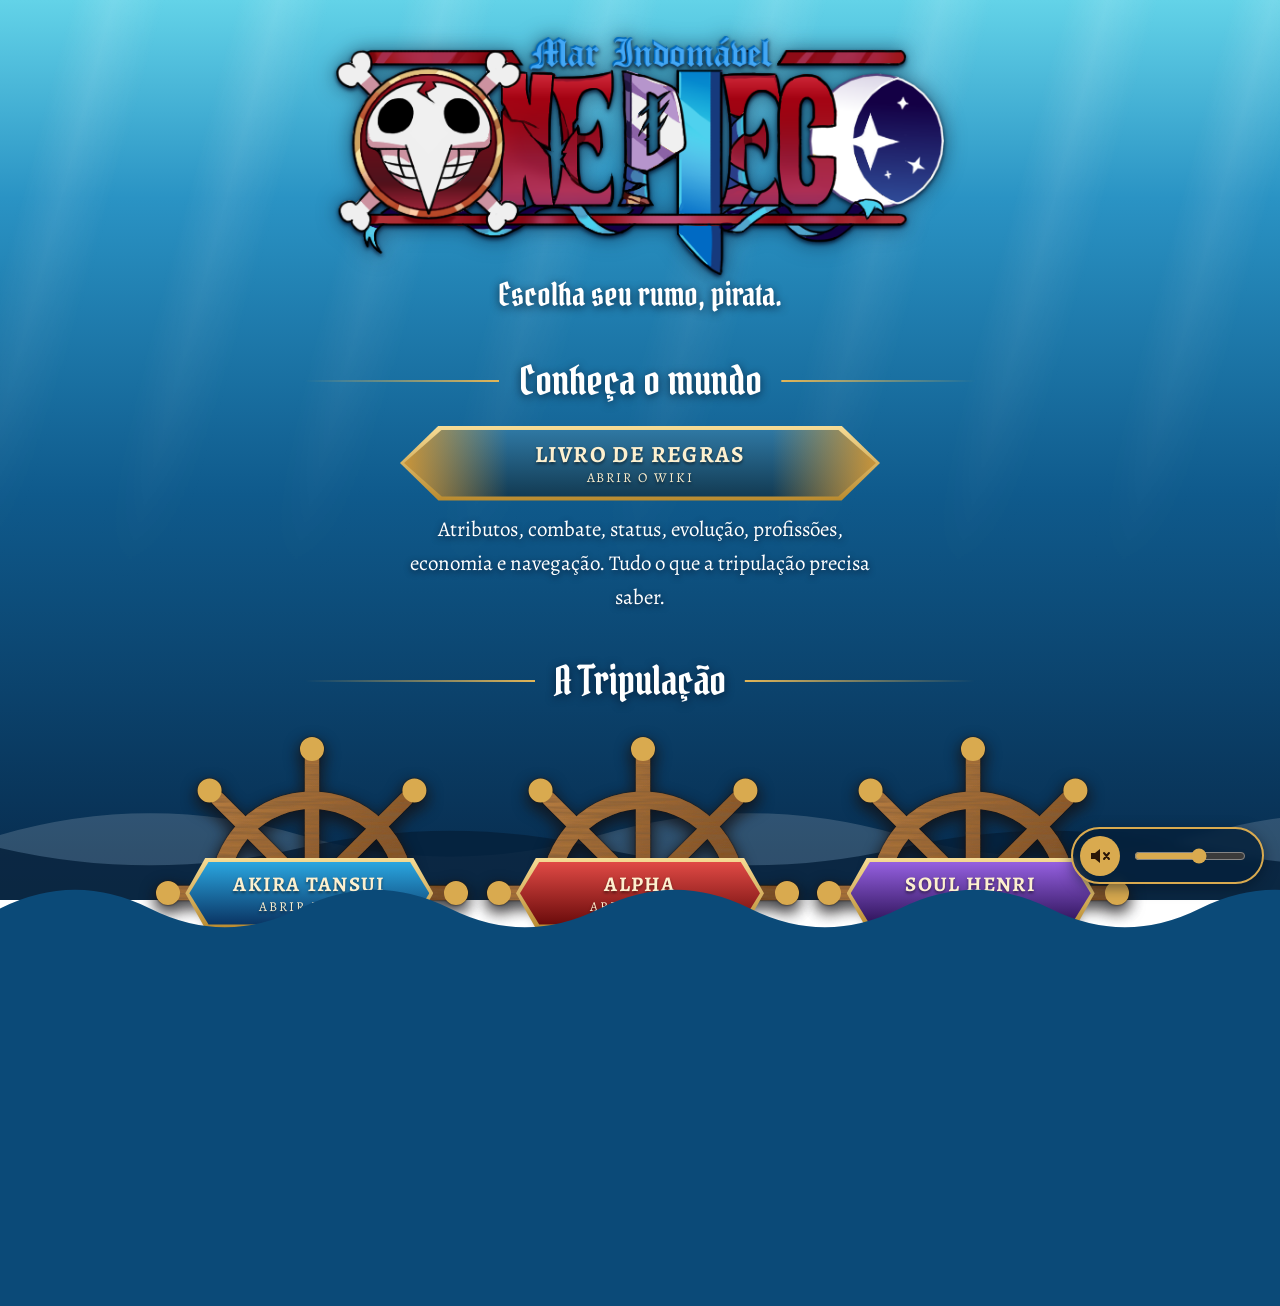
<file: index.html>
<!DOCTYPE html>
<html lang="pt-BR">
<head>
<meta charset="UTF-8">
<meta name="viewport" content="width=device-width, initial-scale=1">
<title>Mar Indomável RPG – Lobby</title>
<link rel="icon" type="image/png" href="SimboloRpg2.png">
<link rel="preconnect" href="https://fonts.googleapis.com">
<link href="https://fonts.googleapis.com/css2?family=Alegreya:wght@400;700&family=Pirata+One&display=swap" rel="stylesheet">
<link rel="stylesheet" href="lobby.css">
</head>
<body>
<svg width="0" height="0" style="position:absolute" aria-hidden="true"><defs>
<linearGradient id="madeira" gradientUnits="userSpaceOnUse" x1="-90" y1="-90" x2="90" y2="90"><stop offset="0" stop-color="#c58a4a"/><stop offset=".5" stop-color="#8e5a2b"/><stop offset="1" stop-color="#5a3416"/></linearGradient>
<filter id="veios" filterUnits="userSpaceOnUse" x="-100" y="-100" width="200" height="200"><feTurbulence type="fractalNoise" baseFrequency=".03 .5" numOctaves="3" seed="7" result="n"/><feColorMatrix in="n" type="matrix" values="0 0 0 0 .22 0 0 0 0 .11 0 0 0 0 .04 0 0 0 -1.4 .95" result="v"/><feComposite in="v" in2="SourceAlpha" operator="in" result="g"/><feMerge><feMergeNode in="SourceGraphic"/><feMergeNode in="g"/></feMerge></filter>
</defs><symbol id="leme" viewBox="-100 -100 200 200"><g filter="url(#veios)" fill="none" stroke="url(#madeira)" stroke-linecap="round"><circle r="58" stroke-width="11"/><path stroke-width="9" d="M0-84V84M-84 0H84M-59-59L59 59M-59 59L59-59"/><circle r="18" fill="url(#madeira)" stroke="none"/></g><path fill="none" stroke="#d9aa4f" stroke-width="15" stroke-linecap="round" d="M0-90v.01M0 90v.01M-90 0h.01M90 0h.01M-64-64v.01M64-64v.01M-64 64v.01M64 64v.01"/><circle r="12" fill="none" stroke="#d9aa4f" stroke-width="3"/><circle r="5" fill="#d9aa4f"/></symbol></svg>
<div class="raios" aria-hidden="true"></div>
<div class="ondas" aria-hidden="true"><i></i><i></i></div>
<div class="mar" aria-hidden="true"></div>
<div class="som-ctrl" role="group" aria-label="Som ambiente">
  <button id="som-btn" type="button" aria-pressed="false" aria-label="Ligar som ambiente" title="Som ambiente: mar e gaivotas">
    <svg viewBox="0 0 24 24" aria-hidden="true"><path d="M3 9v6h4l5 4V5L7 9H3z" fill="currentColor"/><path class="i-on" d="M15.5 8.5a5 5 0 0 1 0 7M18 6a8.5 8.5 0 0 1 0 12" fill="none" stroke="currentColor" stroke-width="2" stroke-linecap="round"/><path class="i-off" d="M16 9l5 6M21 9l-5 6" fill="none" stroke="currentColor" stroke-width="2" stroke-linecap="round"/></svg>
  </button>
  <input id="som-vol" type="range" min="0" max="100" value="60" aria-label="Volume">
</div>
<main>
  <header>
    <img class="logo" src="logo.png" alt="Logo One Piece – Mar Indomável">
    <p class="lema">Escolha seu rumo, pirata.</p>
  </header>

  <section aria-labelledby="t-mundo">
    <h2 id="t-mundo">Conheça o mundo</h2>
    <a class="wiki-box wiki" href="wiki.html" data-som>
      <span class="banner"><b>Livro de Regras<small>Abrir o wiki</small></b></span>
      <p>Atributos, combate, status, evolução, profissões, economia e navegação. Tudo o que a tripulação precisa saber.</p>
    </a>
  </section>

  <section aria-labelledby="t-tripulacao">
    <h2 id="t-tripulacao">A Tripulação</h2>
    <div class="grade">
      <a class="leme akira" href="akira.html" data-som>
        <svg class="roda" aria-hidden="true"><use href="#leme"/></svg>
        <span class="banner"><b>Akira Tansui<small>Abrir ficha</small></b></span>
      </a>
      <a class="leme alpha" href="alpha.html" data-som>
        <svg class="roda" aria-hidden="true"><use href="#leme"/></svg>
        <span class="banner"><b>Alpha<small>Abrir ficha</small></b></span>
      </a>
      <a class="leme soul" href="soul-henri.html" data-som>
        <svg class="roda" aria-hidden="true"><use href="#leme"/></svg>
        <span class="banner"><b>Soul Henri<small>Abrir ficha</small></b></span>
      </a>
    </div>
  </section>
  <footer>Mar Indomável RPG<small>By Guhst</small></footer>
</main>
<script src="lobby.js"></script>
</body>
</html>
</file>
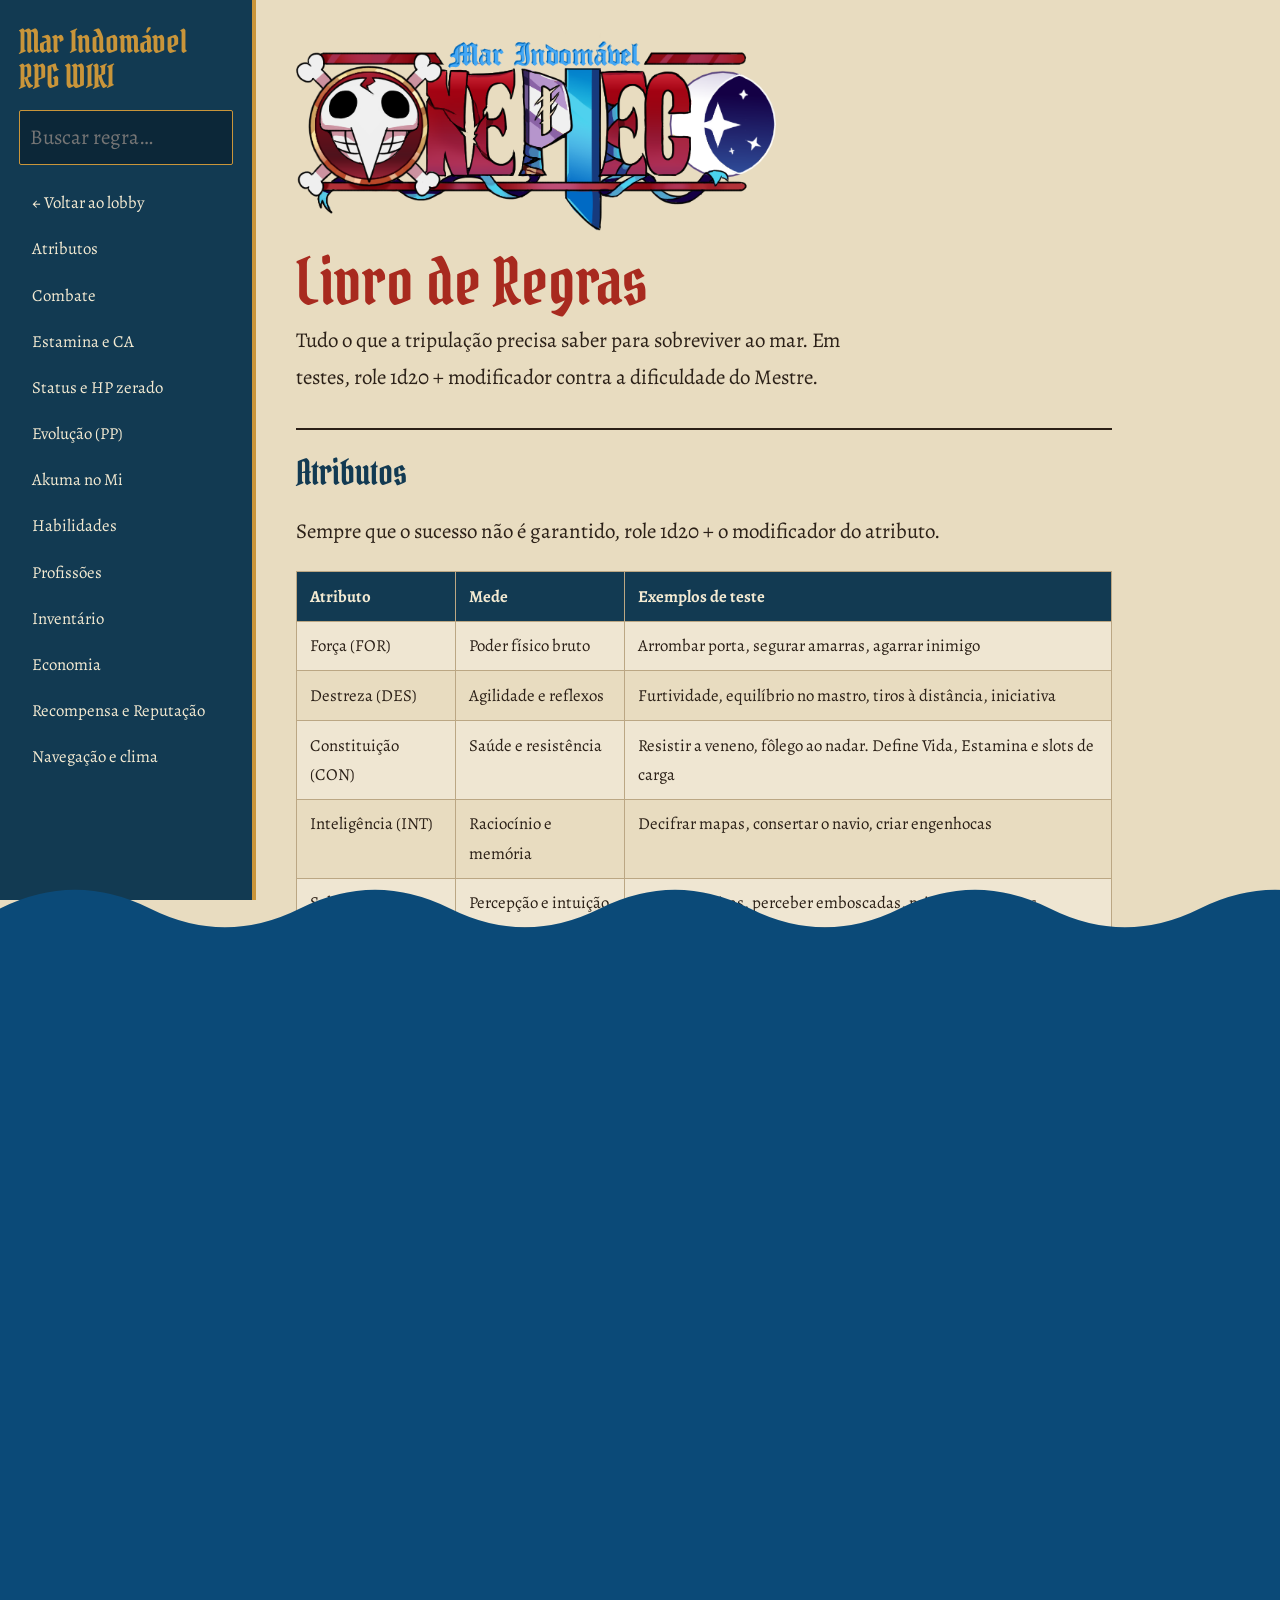
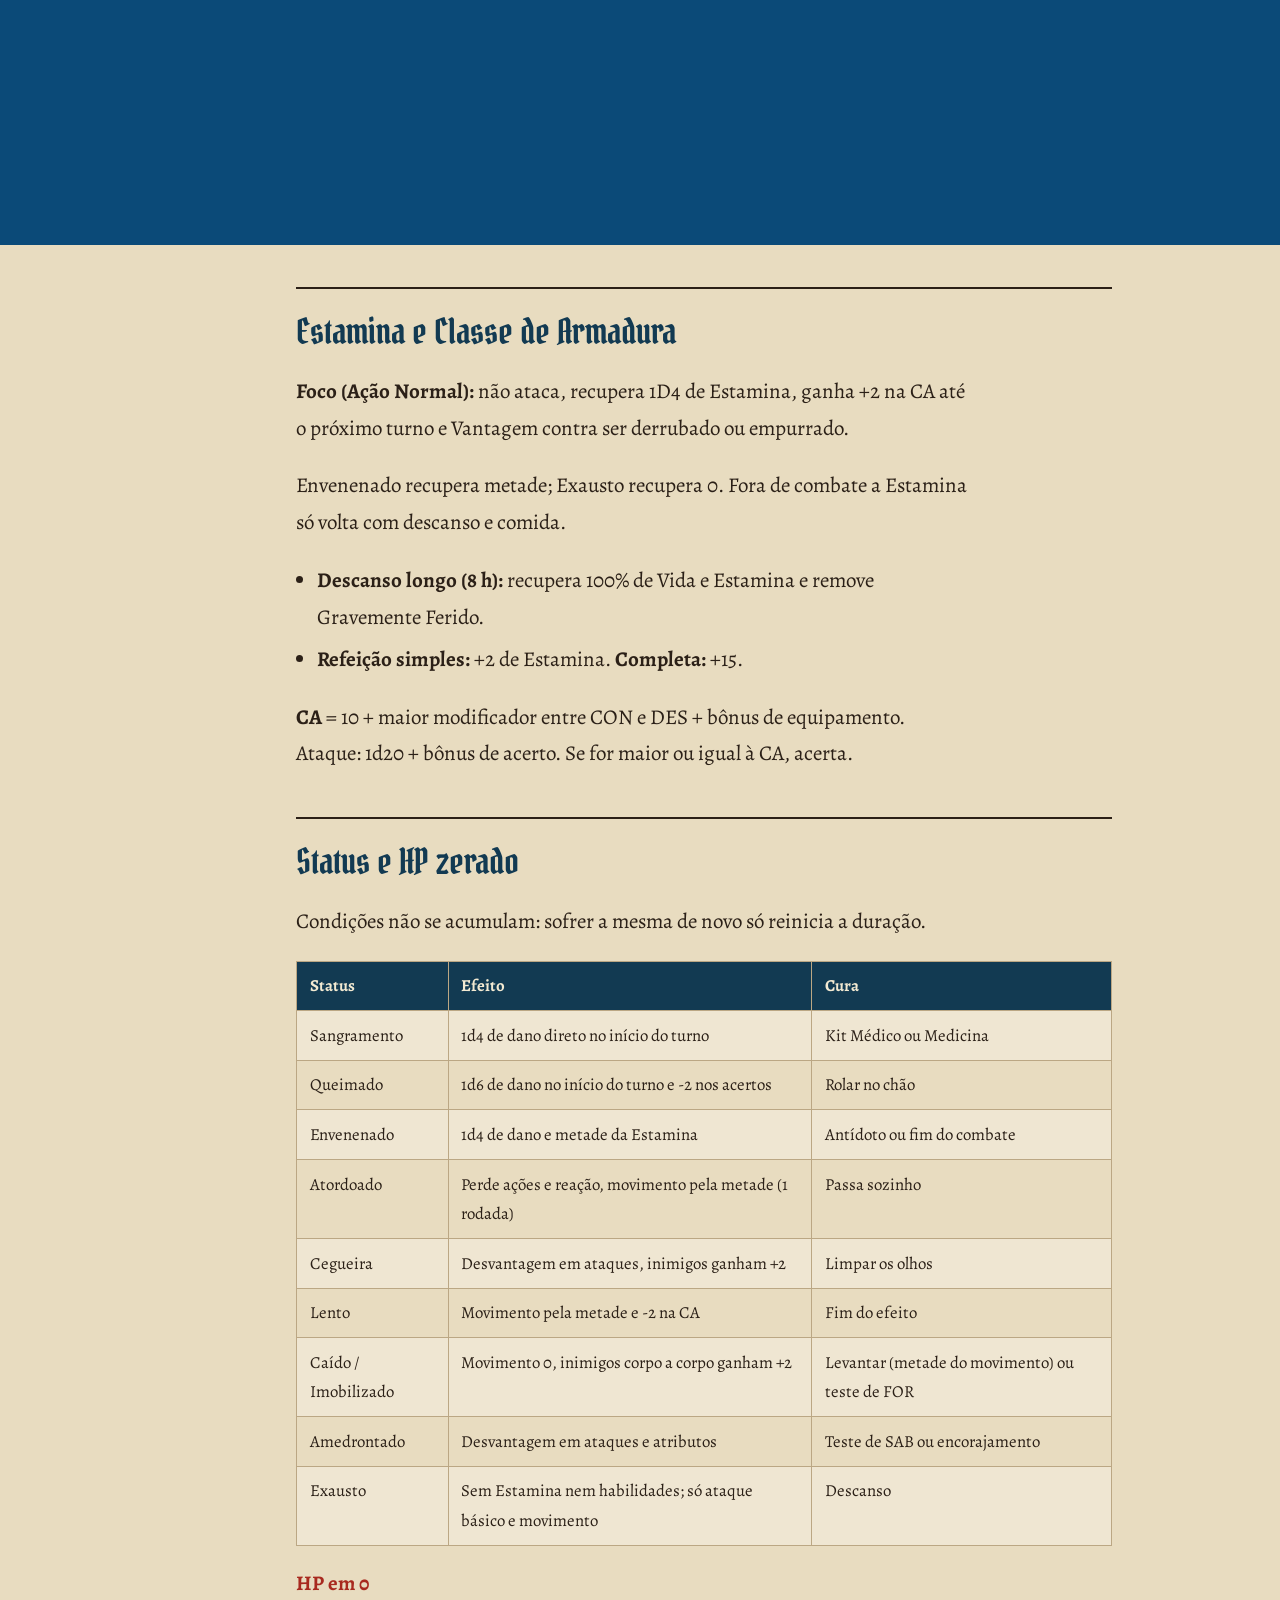
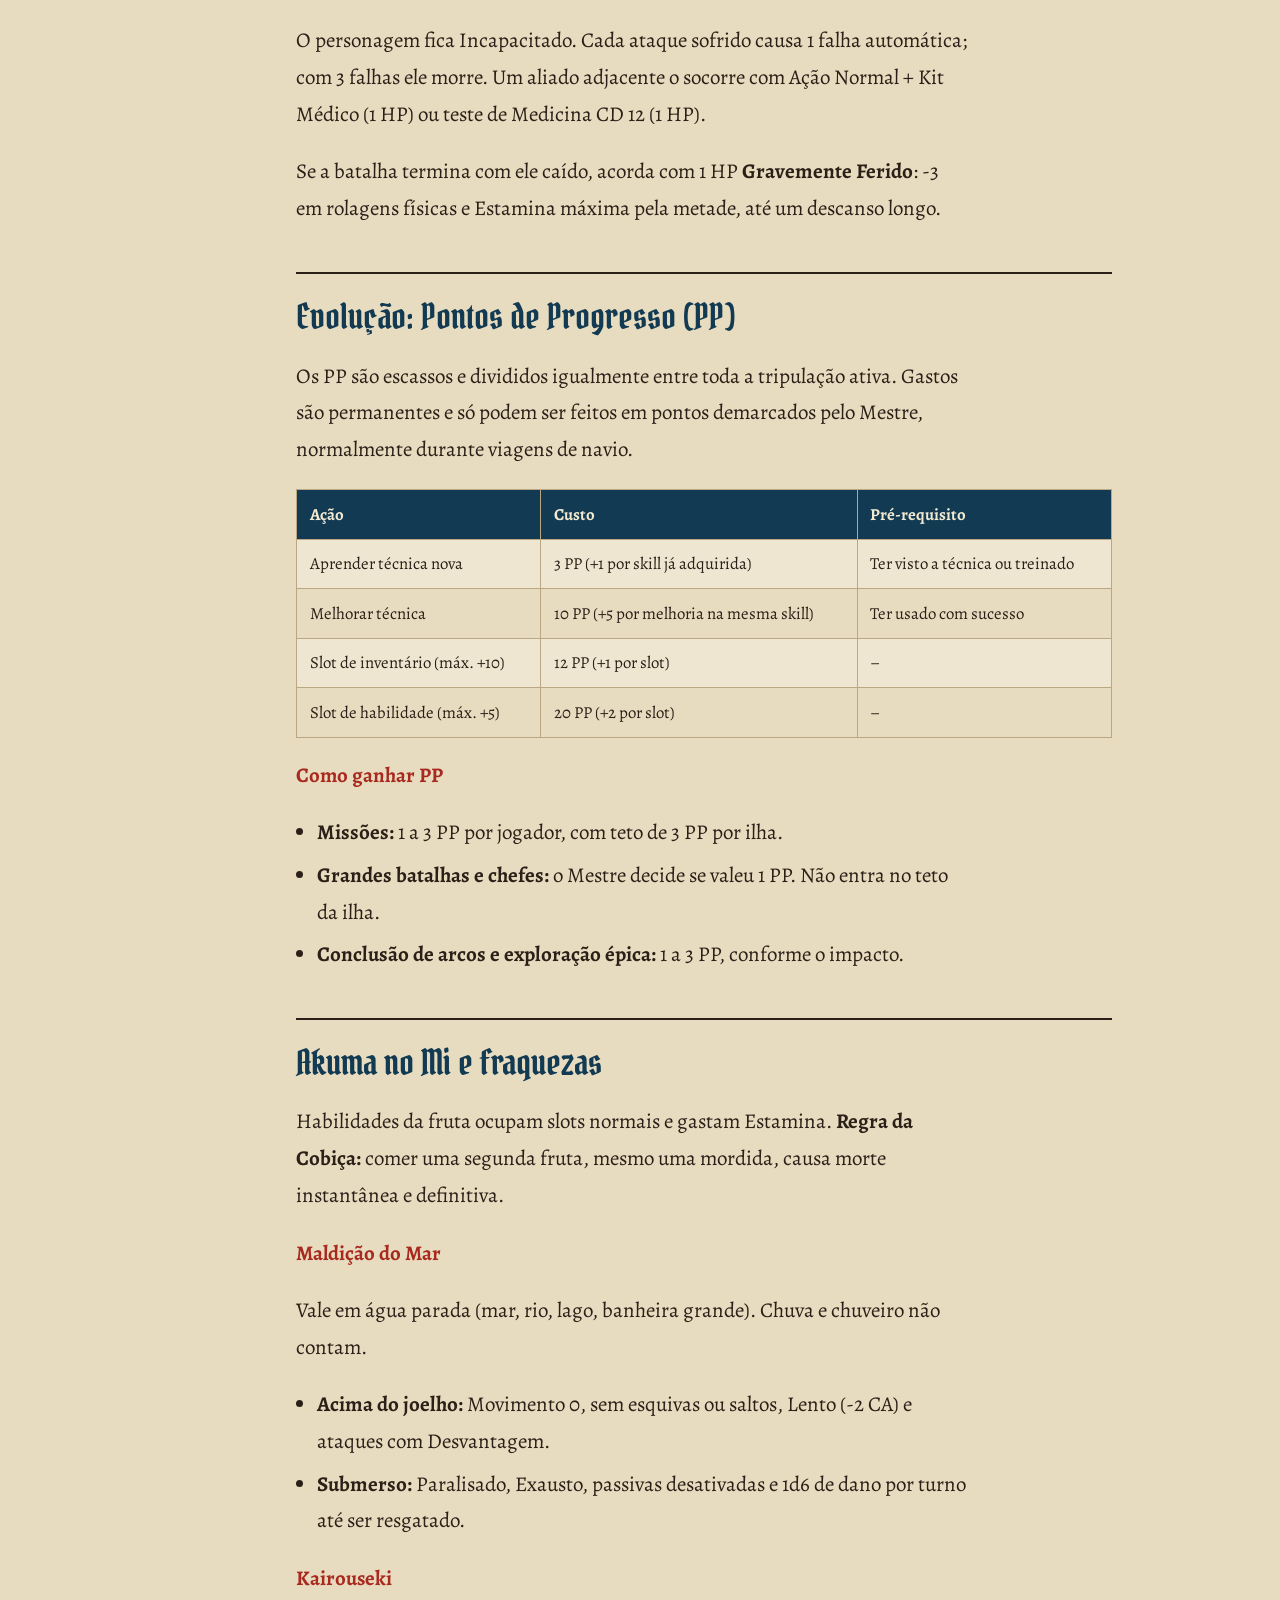
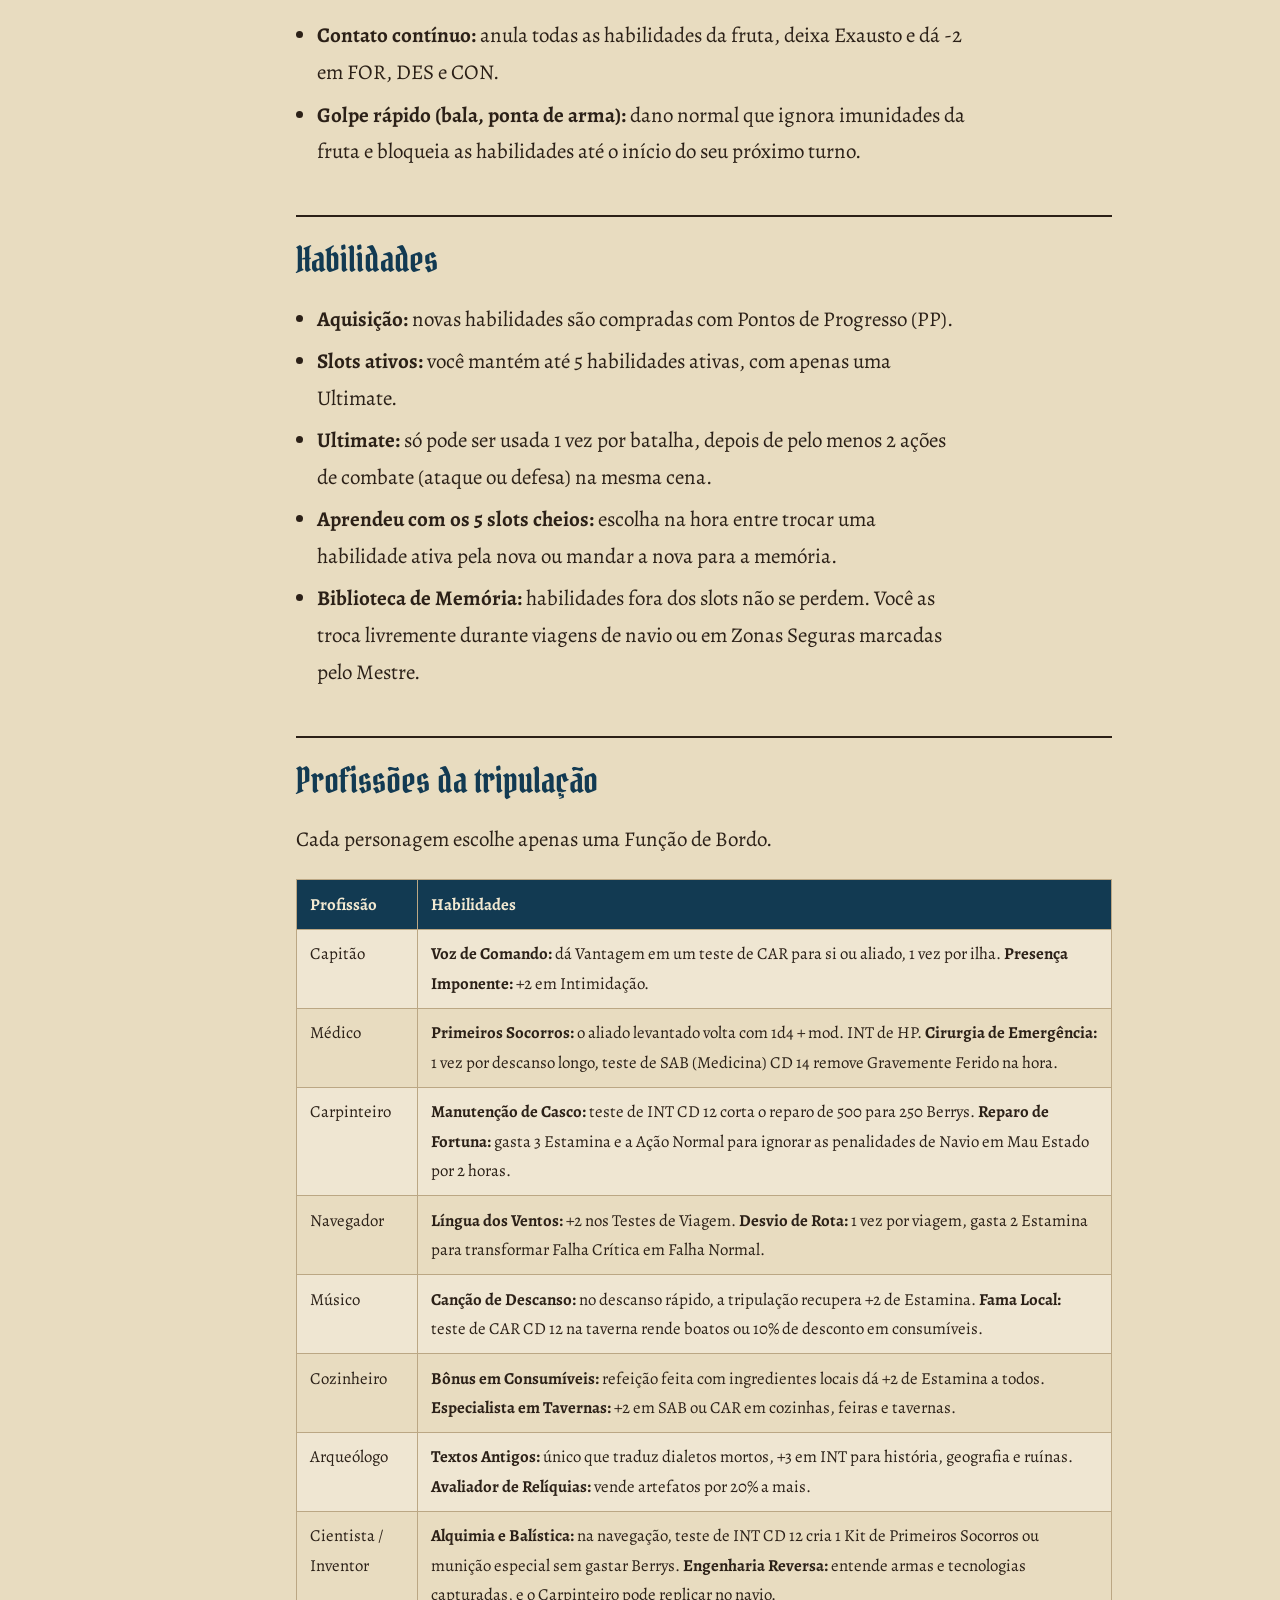
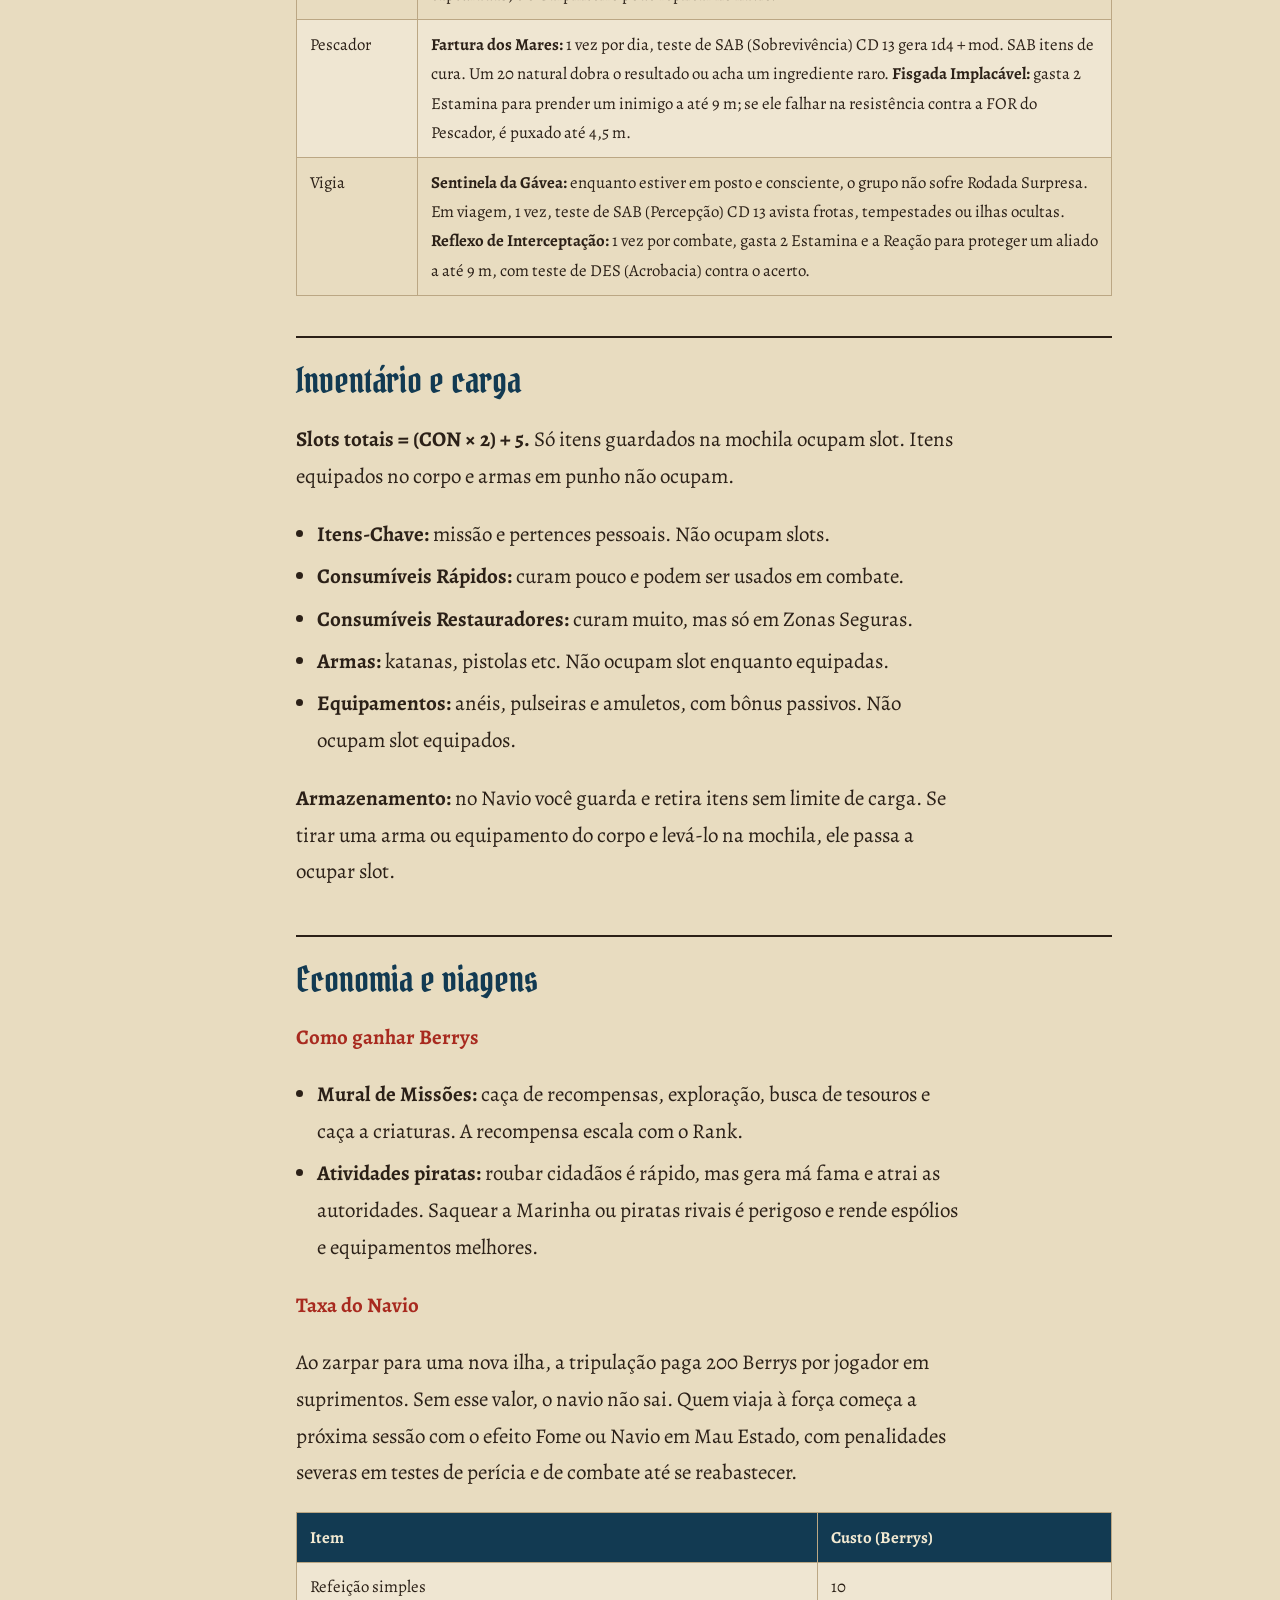
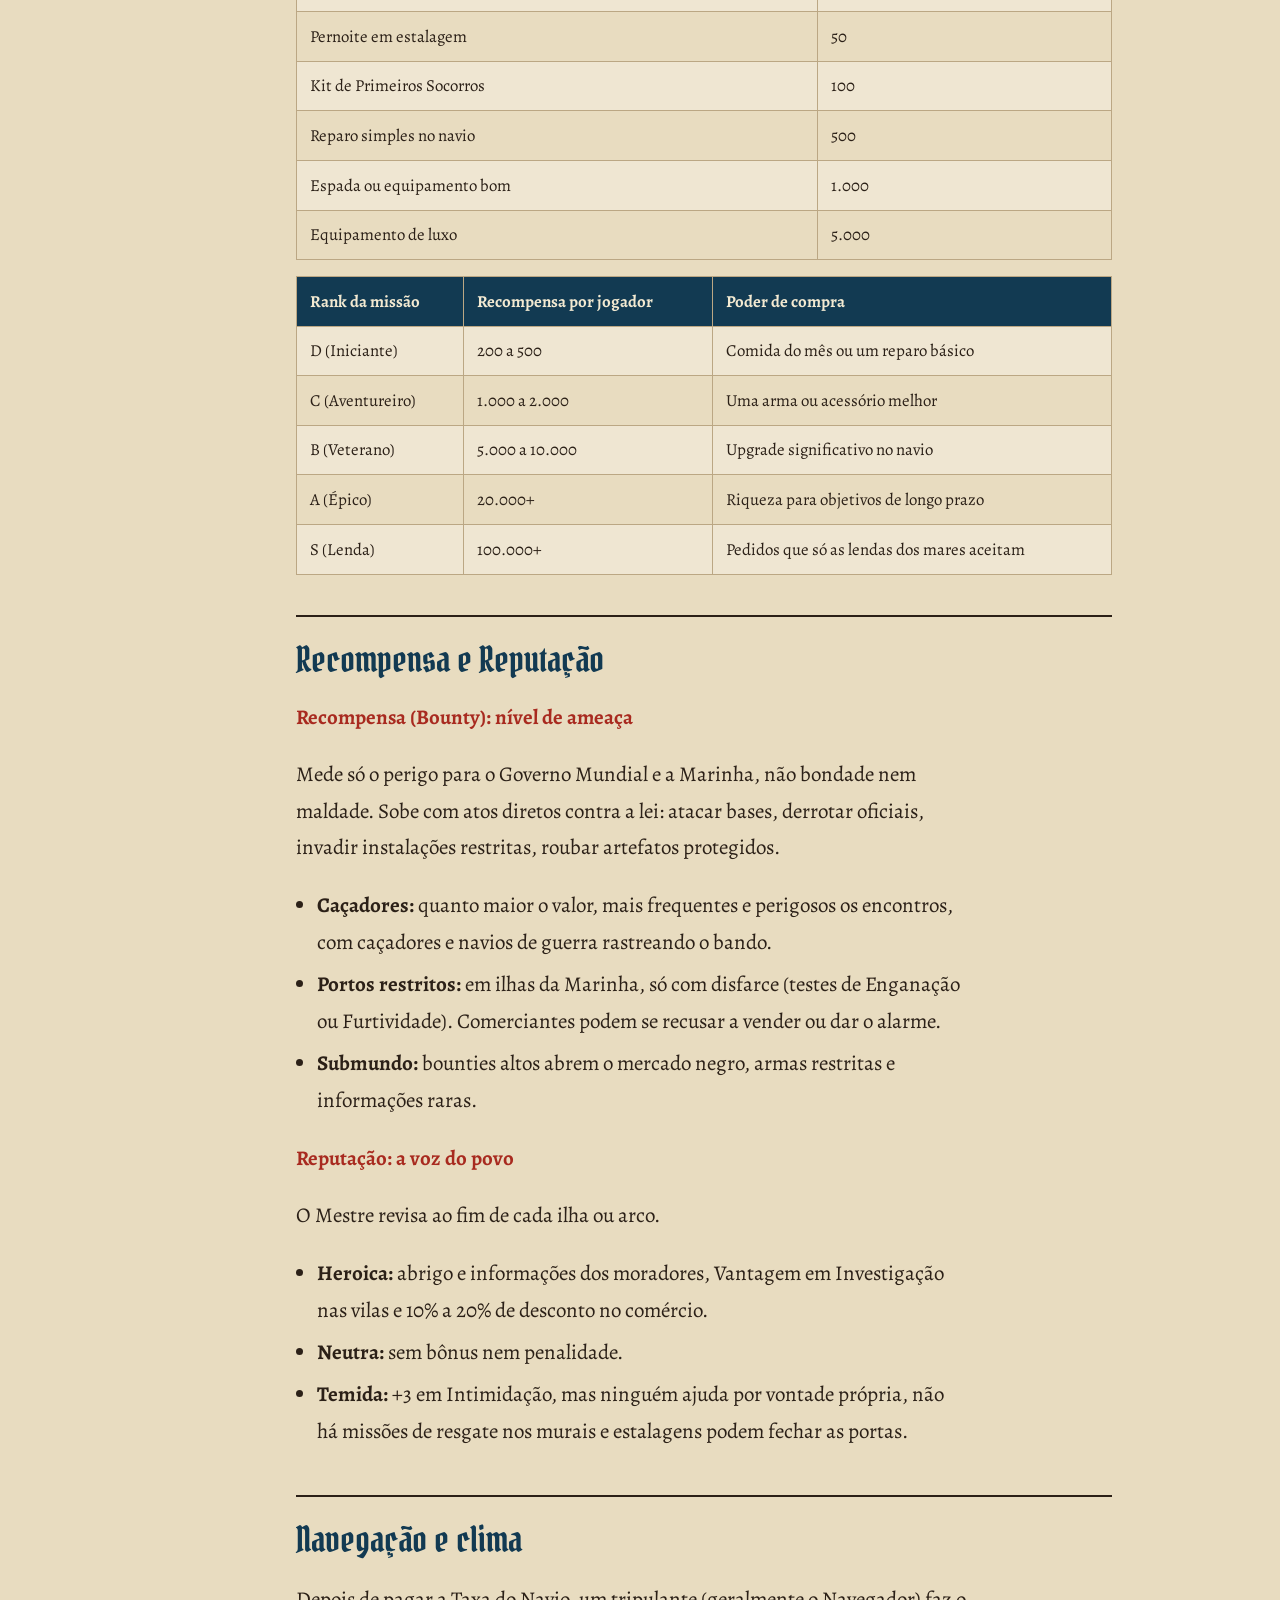
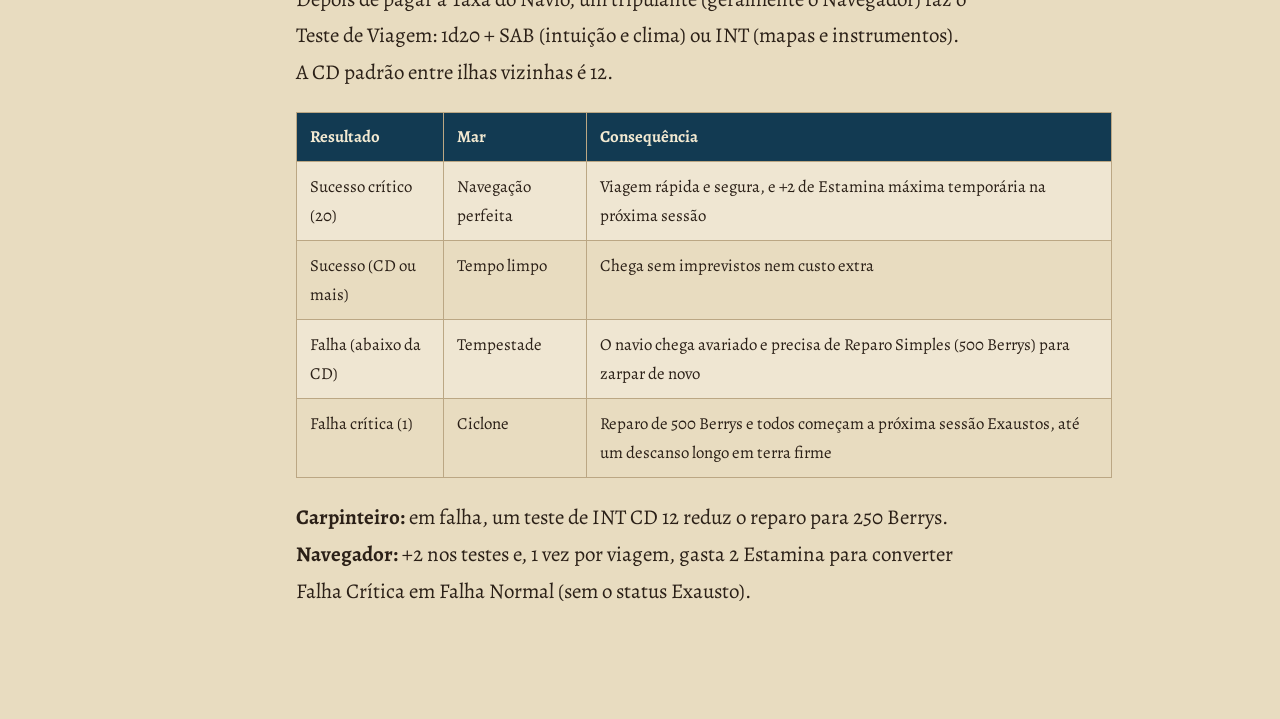
<file: wiki.html>
<!DOCTYPE html>
<html lang="pt-BR">
<head>
<meta charset="UTF-8">
<meta name="viewport" content="width=device-width, initial-scale=1">
<title>Mar Indomável RPG – Livro de Regras</title>
<link rel="icon" type="image/png" href="SimboloRpg2.png">
<link rel="preconnect" href="https://fonts.googleapis.com">
<link href="https://fonts.googleapis.com/css2?family=Alegreya:wght@400;700&family=Pirata+One&display=swap" rel="stylesheet">
<link rel="stylesheet" href="style.css">
</head>
<body>
<nav id="menu">
  <h1>Mar Indomável RPG WIKI</h1>
  <input id="busca" type="search" placeholder="Buscar regra…" aria-label="Buscar regra">
  <a href="index.html">← Voltar ao lobby</a>
  <a href="#atributos">Atributos</a>
  <a href="#combate">Combate</a>
  <a href="#estamina">Estamina e CA</a>
  <a href="#status">Status e HP zerado</a>
  <a href="#evolucao">Evolução (PP)</a>
  <a href="#akuma">Akuma no Mi</a>
  <a href="#habilidades">Habilidades</a>
  <a href="#profissoes">Profissões</a>
  <a href="#inventario">Inventário</a>
  <a href="#economia">Economia</a>
  <a href="#reputacao">Recompensa e Reputação</a>
  <a href="#navegacao">Navegação e clima</a>
</nav>
<main>
<header>
  <img class="logo" src="logo.png" alt="Logo One Piece – Mar Indomável">
  <h2>Livro de Regras</h2>
  <p>Tudo o que a tripulação precisa saber para sobreviver ao mar. Em testes, role 1d20 + modificador contra a dificuldade do Mestre.</p>
</header>

<section id="atributos">
<h3>Atributos</h3>
<p>Sempre que o sucesso não é garantido, role 1d20 + o modificador do atributo.</p>
<table>
<tr><th>Atributo</th><th>Mede</th><th>Exemplos de teste</th></tr>
<tr><td>Força (FOR)</td><td>Poder físico bruto</td><td>Arrombar porta, segurar amarras, agarrar inimigo</td></tr>
<tr><td>Destreza (DES)</td><td>Agilidade e reflexos</td><td>Furtividade, equilíbrio no mastro, tiros à distância, iniciativa</td></tr>
<tr><td>Constituição (CON)</td><td>Saúde e resistência</td><td>Resistir a veneno, fôlego ao nadar. Define Vida, Estamina e slots de carga</td></tr>
<tr><td>Inteligência (INT)</td><td>Raciocínio e memória</td><td>Decifrar mapas, consertar o navio, criar engenhocas</td></tr>
<tr><td>Sabedoria (SAB)</td><td>Percepção e intuição</td><td>Notar mentiras, perceber emboscadas, primeiros socorros</td></tr>
<tr><td>Carisma (CAR)</td><td>Presença e persuasão</td><td>Barganhar, comandar, blefar, intimidar</td></tr>
</table>
</section>

<section id="combate">
<h3>Combate</h3>
<p>Uma rodada dura cerca de 6 segundos. Na iniciativa, role 1d20 + DES; a ordem vai do maior para o menor e não muda até o fim.</p>
<p><b>Surpresa:</b> quem emboscar o outro lado ganha uma rodada só sua. Os alvos não podem se mover, atacar nem reagir.</p>
<h4>No seu turno</h4>
<ul>
<li><b>Ação Normal:</b> atacar, usar habilidade (gasta Estamina), interagir com o cenário ou usar Foco.</li>
<li><b>Ação Rápida (1 por turno):</b> sacar ou guardar arma, usar item rápido, ativar postura.</li>
<li><b>Movimento:</b> Você pode andar uma distância padrão (ex: 6 metros) pelo campo de batalha ou dividir seu movimento, andar 3 metros e usar sua Ação Normal para atacar.</li>
</ul>
<h4>Fora do seu turno (1 Reação por rodada)</h4>
<ul>
<li><b>Esquivar (2 Estamina):</b> 1d20 + DES. Se superar o ataque, não sofre dano.</li>
<li><b>Defender:</b> role o Dado de Defesa da arma + FOR/CON e reduza do dano recebido.</li>
</ul>
</section>

<section id="estamina">
<h3>Estamina e Classe de Armadura</h3>
<p><b>Foco (Ação Normal):</b> não ataca, recupera 1D4 de Estamina, ganha +2 na CA até o próximo turno e Vantagem contra ser derrubado ou empurrado.</p>
<p>Envenenado recupera metade; Exausto recupera 0. Fora de combate a Estamina só volta com descanso e comida.</p>
<ul>
<li><b>Descanso longo (8 h):</b> recupera 100% de Vida e Estamina e remove Gravemente Ferido.</li>
<li><b>Refeição simples:</b> +2 de Estamina. <b>Completa:</b> +15.</li>
</ul>
<p><b>CA</b> = 10 + maior modificador entre CON e DES + bônus de equipamento. Ataque: 1d20 + bônus de acerto. Se for maior ou igual à CA, acerta.</p>
</section>

<section id="status">
<h3>Status e HP zerado</h3>
<p>Condições não se acumulam: sofrer a mesma de novo só reinicia a duração.</p>
<table>
<tr><th>Status</th><th>Efeito</th><th>Cura</th></tr>
<tr><td>Sangramento</td><td>1d4 de dano direto no início do turno</td><td>Kit Médico ou Medicina</td></tr>
<tr><td>Queimado</td><td>1d6 de dano no início do turno e -2 nos acertos</td><td>Rolar no chão</td></tr>
<tr><td>Envenenado</td><td>1d4 de dano e metade da Estamina</td><td>Antídoto ou fim do combate</td></tr>
<tr><td>Atordoado</td><td>Perde ações e reação, movimento pela metade (1 rodada)</td><td>Passa sozinho</td></tr>
<tr><td>Cegueira</td><td>Desvantagem em ataques, inimigos ganham +2</td><td>Limpar os olhos</td></tr>
<tr><td>Lento</td><td>Movimento pela metade e -2 na CA</td><td>Fim do efeito</td></tr>
<tr><td>Caído / Imobilizado</td><td>Movimento 0, inimigos corpo a corpo ganham +2</td><td>Levantar (metade do movimento) ou teste de FOR</td></tr>
<tr><td>Amedrontado</td><td>Desvantagem em ataques e atributos</td><td>Teste de SAB ou encorajamento</td></tr>
<tr><td>Exausto</td><td>Sem Estamina nem habilidades; só ataque básico e movimento</td><td>Descanso</td></tr>
</table>
<h4>HP em 0</h4>
<p>O personagem fica Incapacitado. Cada ataque sofrido causa 1 falha automática; com 3 falhas ele morre. Um aliado adjacente o socorre com Ação Normal + Kit Médico (1 HP) ou teste de Medicina CD 12 (1 HP).</p>
<p>Se a batalha termina com ele caído, acorda com 1 HP <b>Gravemente Ferido</b>: -3 em rolagens físicas e Estamina máxima pela metade, até um descanso longo.</p>
</section>

<section id="evolucao">
<h3>Evolução: Pontos de Progresso (PP)</h3>
<p>Os PP são escassos e divididos igualmente entre toda a tripulação ativa. Gastos são permanentes e só podem ser feitos em pontos demarcados pelo Mestre, normalmente durante viagens de navio.</p>
<table>
<tr><th>Ação</th><th>Custo</th><th>Pré-requisito</th></tr>
<tr><td>Aprender técnica nova</td><td>3 PP (+1 por skill já adquirida)</td><td>Ter visto a técnica ou treinado</td></tr>
<tr><td>Melhorar técnica</td><td>10 PP (+5 por melhoria na mesma skill)</td><td>Ter usado com sucesso</td></tr>
<tr><td>Slot de inventário (máx. +10)</td><td>12 PP (+1 por slot)</td><td>–</td></tr>
<tr><td>Slot de habilidade (máx. +5)</td><td>20 PP (+2 por slot)</td><td>–</td></tr>
</table>
<h4>Como ganhar PP</h4>
<ul>
<li><b>Missões:</b> 1 a 3 PP por jogador, com teto de 3 PP por ilha.</li>
<li><b>Grandes batalhas e chefes:</b> o Mestre decide se valeu 1 PP. Não entra no teto da ilha.</li>
<li><b>Conclusão de arcos e exploração épica:</b> 1 a 3 PP, conforme o impacto.</li>
</ul>
</section>

<section id="akuma">
<h3>Akuma no Mi e fraquezas</h3>
<p>Habilidades da fruta ocupam slots normais e gastam Estamina. <b>Regra da Cobiça:</b> comer uma segunda fruta, mesmo uma mordida, causa morte instantânea e definitiva.</p>
<h4>Maldição do Mar</h4>
<p>Vale em água parada (mar, rio, lago, banheira grande). Chuva e chuveiro não contam.</p>
<ul>
<li><b>Acima do joelho:</b> Movimento 0, sem esquivas ou saltos, Lento (-2 CA) e ataques com Desvantagem.</li>
<li><b>Submerso:</b> Paralisado, Exausto, passivas desativadas e 1d6 de dano por turno até ser resgatado.</li>
</ul>
<h4>Kairouseki</h4>
<ul>
<li><b>Contato contínuo:</b> anula todas as habilidades da fruta, deixa Exausto e dá -2 em FOR, DES e CON.</li>
<li><b>Golpe rápido (bala, ponta de arma):</b> dano normal que ignora imunidades da fruta e bloqueia as habilidades até o início do seu próximo turno.</li>
</ul>
</section>

<section id="habilidades">
<h3>Habilidades</h3>
<ul>
<li><b>Aquisição:</b> novas habilidades são compradas com Pontos de Progresso (PP).</li>
<li><b>Slots ativos:</b> você mantém até 5 habilidades ativas, com apenas uma Ultimate.</li>
<li><b>Ultimate:</b> só pode ser usada 1 vez por batalha, depois de pelo menos 2 ações de combate (ataque ou defesa) na mesma cena.</li>
<li><b>Aprendeu com os 5 slots cheios:</b> escolha na hora entre trocar uma habilidade ativa pela nova ou mandar a nova para a memória.</li>
<li><b>Biblioteca de Memória:</b> habilidades fora dos slots não se perdem. Você as troca livremente durante viagens de navio ou em Zonas Seguras marcadas pelo Mestre.</li>
</ul>
</section>

<section id="profissoes">
<h3>Profissões da tripulação</h3>
<p>Cada personagem escolhe apenas uma Função de Bordo.</p>
<table>
<tr><th>Profissão</th><th>Habilidades</th></tr>
<tr><td>Capitão</td><td><b>Voz de Comando:</b> dá Vantagem em um teste de CAR para si ou aliado, 1 vez por ilha. <b>Presença Imponente:</b> +2 em Intimidação.</td></tr>
<tr><td>Médico</td><td><b>Primeiros Socorros:</b> o aliado levantado volta com 1d4 + mod. INT de HP. <b>Cirurgia de Emergência:</b> 1 vez por descanso longo, teste de SAB (Medicina) CD 14 remove Gravemente Ferido na hora.</td></tr>
<tr><td>Carpinteiro</td><td><b>Manutenção de Casco:</b> teste de INT CD 12 corta o reparo de 500 para 250 Berrys. <b>Reparo de Fortuna:</b> gasta 3 Estamina e a Ação Normal para ignorar as penalidades de Navio em Mau Estado por 2 horas.</td></tr>
<tr><td>Navegador</td><td><b>Língua dos Ventos:</b> +2 nos Testes de Viagem. <b>Desvio de Rota:</b> 1 vez por viagem, gasta 2 Estamina para transformar Falha Crítica em Falha Normal.</td></tr>
<tr><td>Músico</td><td><b>Canção de Descanso:</b> no descanso rápido, a tripulação recupera +2 de Estamina. <b>Fama Local:</b> teste de CAR CD 12 na taverna rende boatos ou 10% de desconto em consumíveis.</td></tr>
<tr><td>Cozinheiro</td><td><b>Bônus em Consumíveis:</b> refeição feita com ingredientes locais dá +2 de Estamina a todos. <b>Especialista em Tavernas:</b> +2 em SAB ou CAR em cozinhas, feiras e tavernas.</td></tr>
<tr><td>Arqueólogo</td><td><b>Textos Antigos:</b> único que traduz dialetos mortos, +3 em INT para história, geografia e ruínas. <b>Avaliador de Relíquias:</b> vende artefatos por 20% a mais.</td></tr>
<tr><td>Cientista / Inventor</td><td><b>Alquimia e Balística:</b> na navegação, teste de INT CD 12 cria 1 Kit de Primeiros Socorros ou munição especial sem gastar Berrys. <b>Engenharia Reversa:</b> entende armas e tecnologias capturadas, e o Carpinteiro pode replicar no navio.</td></tr>
<tr><td>Pescador</td><td><b>Fartura dos Mares:</b> 1 vez por dia, teste de SAB (Sobrevivência) CD 13 gera 1d4 + mod. SAB itens de cura. Um 20 natural dobra o resultado ou acha um ingrediente raro. <b>Fisgada Implacável:</b> gasta 2 Estamina para prender um inimigo a até 9 m; se ele falhar na resistência contra a FOR do Pescador, é puxado até 4,5 m.</td></tr>
<tr><td>Vigia</td><td><b>Sentinela da Gávea:</b> enquanto estiver em posto e consciente, o grupo não sofre Rodada Surpresa. Em viagem, 1 vez, teste de SAB (Percepção) CD 13 avista frotas, tempestades ou ilhas ocultas. <b>Reflexo de Interceptação:</b> 1 vez por combate, gasta 2 Estamina e a Reação para proteger um aliado a até 9 m, com teste de DES (Acrobacia) contra o acerto.</td></tr>
</table>
</section>

<section id="inventario">
<h3>Inventário e carga</h3>
<p><b>Slots totais = (CON × 2) + 5.</b> Só itens guardados na mochila ocupam slot. Itens equipados no corpo e armas em punho não ocupam.</p>
<ul>
<li><b>Itens-Chave:</b> missão e pertences pessoais. Não ocupam slots.</li>
<li><b>Consumíveis Rápidos:</b> curam pouco e podem ser usados em combate.</li>
<li><b>Consumíveis Restauradores:</b> curam muito, mas só em Zonas Seguras.</li>
<li><b>Armas:</b> katanas, pistolas etc. Não ocupam slot enquanto equipadas.</li>
<li><b>Equipamentos:</b> anéis, pulseiras e amuletos, com bônus passivos. Não ocupam slot equipados.</li>
</ul>
<p><b>Armazenamento:</b> no Navio você guarda e retira itens sem limite de carga. Se tirar uma arma ou equipamento do corpo e levá-lo na mochila, ele passa a ocupar slot.</p>
</section>

<section id="economia">
<h3>Economia e viagens</h3>
<h4>Como ganhar Berrys</h4>
<ul>
<li><b>Mural de Missões:</b> caça de recompensas, exploração, busca de tesouros e caça a criaturas. A recompensa escala com o Rank.</li>
<li><b>Atividades piratas:</b> roubar cidadãos é rápido, mas gera má fama e atrai as autoridades. Saquear a Marinha ou piratas rivais é perigoso e rende espólios e equipamentos melhores.</li>
</ul>
<h4>Taxa do Navio</h4>
<p>Ao zarpar para uma nova ilha, a tripulação paga 200 Berrys por jogador em suprimentos. Sem esse valor, o navio não sai. Quem viaja à força começa a próxima sessão com o efeito Fome ou Navio em Mau Estado, com penalidades severas em testes de perícia e de combate até se reabastecer.</p>
<table>
<tr><th>Item</th><th>Custo (Berrys)</th></tr>
<tr><td>Refeição simples</td><td>10</td></tr>
<tr><td>Pernoite em estalagem</td><td>50</td></tr>
<tr><td>Kit de Primeiros Socorros</td><td>100</td></tr>
<tr><td>Reparo simples no navio</td><td>500</td></tr>
<tr><td>Espada ou equipamento bom</td><td>1.000</td></tr>
<tr><td>Equipamento de luxo</td><td>5.000</td></tr>
</table>
<table>
<tr><th>Rank da missão</th><th>Recompensa por jogador</th><th>Poder de compra</th></tr>
<tr><td>D (Iniciante)</td><td>200 a 500</td><td>Comida do mês ou um reparo básico</td></tr>
<tr><td>C (Aventureiro)</td><td>1.000 a 2.000</td><td>Uma arma ou acessório melhor</td></tr>
<tr><td>B (Veterano)</td><td>5.000 a 10.000</td><td>Upgrade significativo no navio</td></tr>
<tr><td>A (Épico)</td><td>20.000+</td><td>Riqueza para objetivos de longo prazo</td></tr>
<tr><td>S (Lenda)</td><td>100.000+</td><td>Pedidos que só as lendas dos mares aceitam</td></tr>
</table>
</section>

<section id="reputacao">
<h3>Recompensa e Reputação</h3>
<h4>Recompensa (Bounty): nível de ameaça</h4>
<p>Mede só o perigo para o Governo Mundial e a Marinha, não bondade nem maldade. Sobe com atos diretos contra a lei: atacar bases, derrotar oficiais, invadir instalações restritas, roubar artefatos protegidos.</p>
<ul>
<li><b>Caçadores:</b> quanto maior o valor, mais frequentes e perigosos os encontros, com caçadores e navios de guerra rastreando o bando.</li>
<li><b>Portos restritos:</b> em ilhas da Marinha, só com disfarce (testes de Enganação ou Furtividade). Comerciantes podem se recusar a vender ou dar o alarme.</li>
<li><b>Submundo:</b> bounties altos abrem o mercado negro, armas restritas e informações raras.</li>
</ul>
<h4>Reputação: a voz do povo</h4>
<p>O Mestre revisa ao fim de cada ilha ou arco.</p>
<ul>
<li><b>Heroica:</b> abrigo e informações dos moradores, Vantagem em Investigação nas vilas e 10% a 20% de desconto no comércio.</li>
<li><b>Neutra:</b> sem bônus nem penalidade.</li>
<li><b>Temida:</b> +3 em Intimidação, mas ninguém ajuda por vontade própria, não há missões de resgate nos murais e estalagens podem fechar as portas.</li>
</ul>
</section>

<section id="navegacao">
<h3>Navegação e clima</h3>
<p>Depois de pagar a Taxa do Navio, um tripulante (geralmente o Navegador) faz o Teste de Viagem: 1d20 + SAB (intuição e clima) ou INT (mapas e instrumentos). A CD padrão entre ilhas vizinhas é 12.</p>
<table>
<tr><th>Resultado</th><th>Mar</th><th>Consequência</th></tr>
<tr><td>Sucesso crítico (20)</td><td>Navegação perfeita</td><td>Viagem rápida e segura, e +2 de Estamina máxima temporária na próxima sessão</td></tr>
<tr><td>Sucesso (CD ou mais)</td><td>Tempo limpo</td><td>Chega sem imprevistos nem custo extra</td></tr>
<tr><td>Falha (abaixo da CD)</td><td>Tempestade</td><td>O navio chega avariado e precisa de Reparo Simples (500 Berrys) para zarpar de novo</td></tr>
<tr><td>Falha crítica (1)</td><td>Ciclone</td><td>Reparo de 500 Berrys e todos começam a próxima sessão Exaustos, até um descanso longo em terra firme</td></tr>
</table>
<p><b>Carpinteiro:</b> em falha, um teste de INT CD 12 reduz o reparo para 250 Berrys. <b>Navegador:</b> +2 nos testes e, 1 vez por viagem, gasta 2 Estamina para converter Falha Crítica em Falha Normal (sem o status Exausto).</p>
</section>
</main>
<script src="script.js"></script>
</body>
</html>
</file>
<file: lobby.css>
*{box-sizing:border-box}
body{margin:0;min-height:100vh;color:#fff;font:21px/1.6 "Alegreya",Georgia,serif;background:linear-gradient(180deg,#63d3e8 0,#2a93c4 22%,#0f5a8c 55%,#07294a 100%) fixed;overflow-x:hidden}
.raios{position:fixed;inset:0;pointer-events:none;background:repeating-linear-gradient(105deg,rgba(255,255,255,0) 0 70px,rgba(255,255,255,.13) 110px,rgba(255,255,255,0) 160px);-webkit-mask-image:linear-gradient(#000,transparent 65%);mask-image:linear-gradient(#000,transparent 65%);animation:raio 9s ease-in-out infinite alternate}
@keyframes raio{from{opacity:.45;transform:translateX(-30px)}to{opacity:1;transform:translateX(30px)}}
.ondas{position:fixed;left:0;right:0;bottom:0;height:130px;pointer-events:none}
.ondas i{position:absolute;inset:0;background-repeat:repeat-x;background-size:1200px 100%;animation:onda 14s linear infinite}
.ondas i:first-child{background-image:url("data:image/svg+xml,%3Csvg xmlns='http://www.w3.org/2000/svg' viewBox='0 0 1200 120' preserveAspectRatio='none'%3E%3Cpath d='M0 60Q150 20 300 60T600 60T900 60T1200 60V120H0Z' fill='%23ffffff' fill-opacity='.16'/%3E%3C/svg%3E")}
.ondas i:last-child{top:26px;background-image:url("data:image/svg+xml,%3Csvg xmlns='http://www.w3.org/2000/svg' viewBox='0 0 1200 120' preserveAspectRatio='none'%3E%3Cpath d='M0 60Q150 100 300 60T600 60T900 60T1200 60V120H0Z' fill='%2305213c' fill-opacity='.85'/%3E%3C/svg%3E");animation-duration:9s;animation-direction:reverse}
@keyframes onda{to{background-position-x:1200px}}
main{position:relative;z-index:1;max-width:64rem;margin:0 auto;padding:1.5rem 1.5rem 9rem}
header{text-align:center;margin-bottom:1.5rem}
.lema{margin:0;font:2rem/1.2 "Pirata One",serif;text-shadow:0 2px 8px rgba(3,20,40,.8)}
a{color:inherit;text-decoration:none}
.banner{position:relative;z-index:1;display:block;width:100%;max-width:19rem;padding:4px;background:linear-gradient(#f6dc96,#b98a2e);clip-path:polygon(0 50%,8% 0,92% 0,100% 50%,92% 100%,8% 100%);transition:filter .2s}
.banner b{display:block;padding:.75rem 1.8rem .65rem;text-align:center;color:#fdf0cf;text-transform:uppercase;letter-spacing:.06em;font-size:1.45rem;line-height:1.1;text-shadow:0 2px 3px rgba(0,0,0,.5);background:linear-gradient(90deg,var(--ponta) 0,transparent 22%,transparent 78%,var(--ponta) 100%),linear-gradient(180deg,var(--a),var(--b));clip-path:polygon(0 50%,8% 0,92% 0,100% 50%,92% 100%,8% 100%)}
.banner small{display:block;margin-top:.25rem;font-size:.85rem;font-weight:400;letter-spacing:.14em}
a:hover .banner,a:focus-visible .banner{filter:brightness(1.15)}
.wiki-box{display:block;max-width:36rem;--a:#2f78a3;--b:#123a52;--ponta:#c9953a}
.wiki-box .banner{max-width:none}
.wiki-box p{margin:.8rem 0 0;text-shadow:0 2px 6px rgba(3,20,40,.8)}
.grade{display:grid;grid-template-columns:repeat(auto-fit,minmax(17rem,1fr));gap:1rem}
.leme{position:relative;display:grid;place-items:center;min-height:19rem}
.leme:hover .roda{transform:rotate(45deg)}
.leme:focus-visible{outline:none}
.leme:focus-visible .roda{filter:drop-shadow(0 0 3px #fff) drop-shadow(0 0 12px #fff)}
.mar{position:fixed;inset:0;z-index:50;background:#0b4a78;transform:translateY(105%);transition:transform .95s cubic-bezier(.55,0,.25,1);pointer-events:none}
.mar::before{content:"";position:absolute;left:0;right:0;top:-89px;height:90px;background:url("data:image/svg+xml,%3Csvg xmlns='http://www.w3.org/2000/svg' viewBox='0 0 600 120' preserveAspectRatio='none'%3E%3Cpath d='M0 70Q75 20 150 70T300 70T450 70T600 70V120H0Z' fill='%230b4a78'/%3E%3C/svg%3E") repeat-x;background-size:600px 100%;animation:marolas 2.4s linear infinite}
@keyframes marolas{to{background-position-x:600px}}
.saindo .mar{transform:translateY(0)}
@media(max-width:600px){body{font-size:19px}.lema{font-size:1.7rem}}
@media(prefers-reduced-motion:reduce){.raios,.ondas i,.mar::before{animation:none}.mar,.roda{transition:none}}

.logo{display:block;margin:0 auto;width:min(100%,38rem);height:auto;filter:drop-shadow(0 2px 2px rgba(3,20,46,.95)) drop-shadow(0 0 10px rgba(3,20,46,.55))}
section,footer{text-align:center}
h2{display:flex;align-items:center;justify-content:center;gap:1.2rem;max-width:42rem;margin:2.8rem auto 1.4rem;font:2.5rem/1.1 "Pirata One",serif;text-shadow:0 2px 8px rgba(3,20,40,.7)}
h2::before,h2::after{content:"";flex:1;height:2px;background:linear-gradient(90deg,transparent,#e2b657)}
h2::after{transform:scaleX(-1)}
.wiki-box{max-width:30rem;margin:0 auto}
.wiki-box .banner{max-width:none}
.grade{justify-content:center}
.roda{width:18rem;height:18rem;color:inherit;opacity:1;filter:drop-shadow(0 6px 8px rgba(3,15,30,.65)) drop-shadow(0 0 1px #2a1608)}
.leme:focus-visible .roda{filter:drop-shadow(0 0 3px #fff) drop-shadow(0 0 12px #fff)}
.akira{--a:#2aa6e0;--b:#0a3463;--ponta:transparent}
.alpha{--a:#e04a45;--b:#6a0b0b;--ponta:transparent}
.soul{--a:#9560e0;--b:#2c1257;--ponta:transparent}
footer{margin-top:3rem;font:1.5rem "Pirata One",serif;letter-spacing:.08em;opacity:.85;text-shadow:0 2px 6px rgba(3,20,40,.8)}

/* Leme: roda atrás, nome no centro */
.grade{grid-template-columns:repeat(auto-fit,minmax(19rem,1fr))}
.leme{min-height:21rem}
.roda{position:absolute;inset:0;margin:auto;width:20rem;height:20rem;transition:transform .9s ease}
.leme .banner{max-width:15.5rem}
.leme .banner b{font-size:1.3rem;padding:.7rem 1.4rem .6rem}

/* Controle de som flutuante */
.som-ctrl{position:fixed;right:1rem;bottom:1rem;z-index:40;display:flex;align-items:center;gap:.7rem;padding:.4rem .9rem .4rem .45rem;background:rgba(5,33,60,.85);border:2px solid #d9aa4f;border-radius:999px;box-shadow:0 4px 14px rgba(3,15,30,.5);backdrop-filter:blur(4px)}
.som-ctrl button{display:grid;place-items:center;width:2.5rem;height:2.5rem;padding:0;border:0;border-radius:50%;background:#d9aa4f;color:#2a1608;cursor:pointer}
.som-ctrl button:hover{filter:brightness(1.1)}
.som-ctrl button:focus-visible,.som-ctrl input:focus-visible{outline:3px solid #fff;outline-offset:2px}
.som-ctrl svg{width:1.5rem;height:1.5rem}
.som-ctrl [aria-pressed="true"] .i-off,.som-ctrl [aria-pressed="false"] .i-on{display:none}
.som-ctrl input{width:7rem;accent-color:#d9aa4f;cursor:pointer}
@media(max-width:600px){.som-ctrl input{width:5rem}.roda{width:17rem;height:17rem}.leme{min-height:18rem}}

/* Entrada do mar: o lobby emerge do azul do oceano */
body::after{content:"";position:fixed;inset:0;z-index:99;background:#0b4a78;pointer-events:none;animation:emergir 1s ease-out forwards}
@keyframes emergir{to{opacity:0;visibility:hidden}}
@media(prefers-reduced-motion:reduce){body::after{animation:none;display:none}}

footer small{display:block;margin-top:.1rem;font-size:.65em;letter-spacing:.12em;opacity:.8}
</file>
<file: style.css>
:root{--mar:#123a52;--mar-2:#0c2738;--papel:#e8dcc0;--tinta:#2b2017;--vermelho:#a82a1f;--ouro:#c9953a;--linha:#bba784}
*{box-sizing:border-box}
html{scroll-behavior:smooth;scroll-padding-top:1rem}
body{margin:0;display:flex;min-height:100vh;background:var(--papel);color:var(--tinta);font:21px/1.75 "Alegreya",Georgia,serif}
#menu{position:sticky;top:0;align-self:flex-start;height:100vh;width:16rem;flex-shrink:0;padding:1.5rem 1.2rem;background:var(--mar);color:#f3ead2;overflow:auto;border-right:4px solid var(--ouro)}
#menu h1{font:2rem/1.1 "Pirata One",serif;margin:0 0 1rem;color:var(--ouro)}
#menu input{width:100%;padding:.5rem .6rem;margin-bottom:1rem;border:1px solid var(--ouro);border-radius:2px;background:var(--mar-2);color:#f3ead2;font:inherit}
#menu a{display:block;font-size:1.05rem;padding:.45rem .6rem;margin-bottom:.15rem;color:#f3ead2;text-decoration:none;border-left:3px solid transparent}
#menu a:hover,#menu a:focus-visible{border-left-color:var(--ouro);background:var(--mar-2);outline:none}
main{flex:1;max-width:56rem;padding:2rem 2.5rem 4rem}
header h2{font:4rem/1 "Pirata One",serif;color:var(--vermelho);margin:0 0 .5rem}
header p{max-width:36rem;margin:0 0 2rem}
section{padding:1.5rem 0;border-top:2px solid var(--tinta)}
h3{font:2.2rem/1.1 "Pirata One",serif;margin:0 0 .6rem;color:var(--mar)}
h4{font-size:1.3rem;margin:1.2rem 0 .3rem;color:var(--vermelho)}
p{max-width:42rem}
ul{padding-left:1.3rem;max-width:42rem}li{margin-bottom:.35rem}
table{width:100%;border-collapse:collapse;margin:1rem 0;font-size:1.05rem}
th,td{padding:.6rem .8rem;border:1px solid var(--linha);text-align:left;vertical-align:top}
th{background:var(--mar);color:#f3ead2}
tr:nth-child(even) td{background:rgba(255,255,255,.28)}
footer{border-top:2px solid var(--tinta);padding-top:1rem;font-style:italic}
.oculto{display:none}
@media(max-width:760px){body{display:block}#menu{position:static;width:auto;height:auto;border-right:0;border-bottom:4px solid var(--ouro)}main{padding:1.5rem 1rem 3rem}header h2{font-size:3rem}table{display:block;overflow-x:auto}}
@media(prefers-reduced-motion:reduce){html{scroll-behavior:auto}}

.logo{display:block;width:min(100%,30rem);height:auto;margin:0 0 1.2rem}

/* Entrada do mar: a página emerge do azul do oceano */
body::after{content:"";position:fixed;inset:0;z-index:99;background:#0b4a78;pointer-events:none;animation:emergir 1s ease-out forwards}
@keyframes emergir{to{opacity:0;visibility:hidden}}
@media(prefers-reduced-motion:reduce){body::after{animation:none;display:none}}

/* Saída para o lobby: a maré sobe e cobre a tela */
.mar{position:fixed;inset:0;z-index:100;background:#0b4a78;transform:translateY(105%);transition:transform .95s cubic-bezier(.55,0,.25,1);pointer-events:none}
.mar::before{content:"";position:absolute;left:0;right:0;top:-89px;height:90px;background:url("data:image/svg+xml,%3Csvg xmlns='http://www.w3.org/2000/svg' viewBox='0 0 600 120' preserveAspectRatio='none'%3E%3Cpath d='M0 70Q75 20 150 70T300 70T450 70T600 70V120H0Z' fill='%230b4a78'/%3E%3C/svg%3E") repeat-x;background-size:600px 100%;animation:marolas 2.4s linear infinite}
@keyframes marolas{to{background-position-x:600px}}
.saindo .mar{transform:translateY(0)}
@media(prefers-reduced-motion:reduce){.mar{transition:none}.mar::before{animation:none}}
</file>
